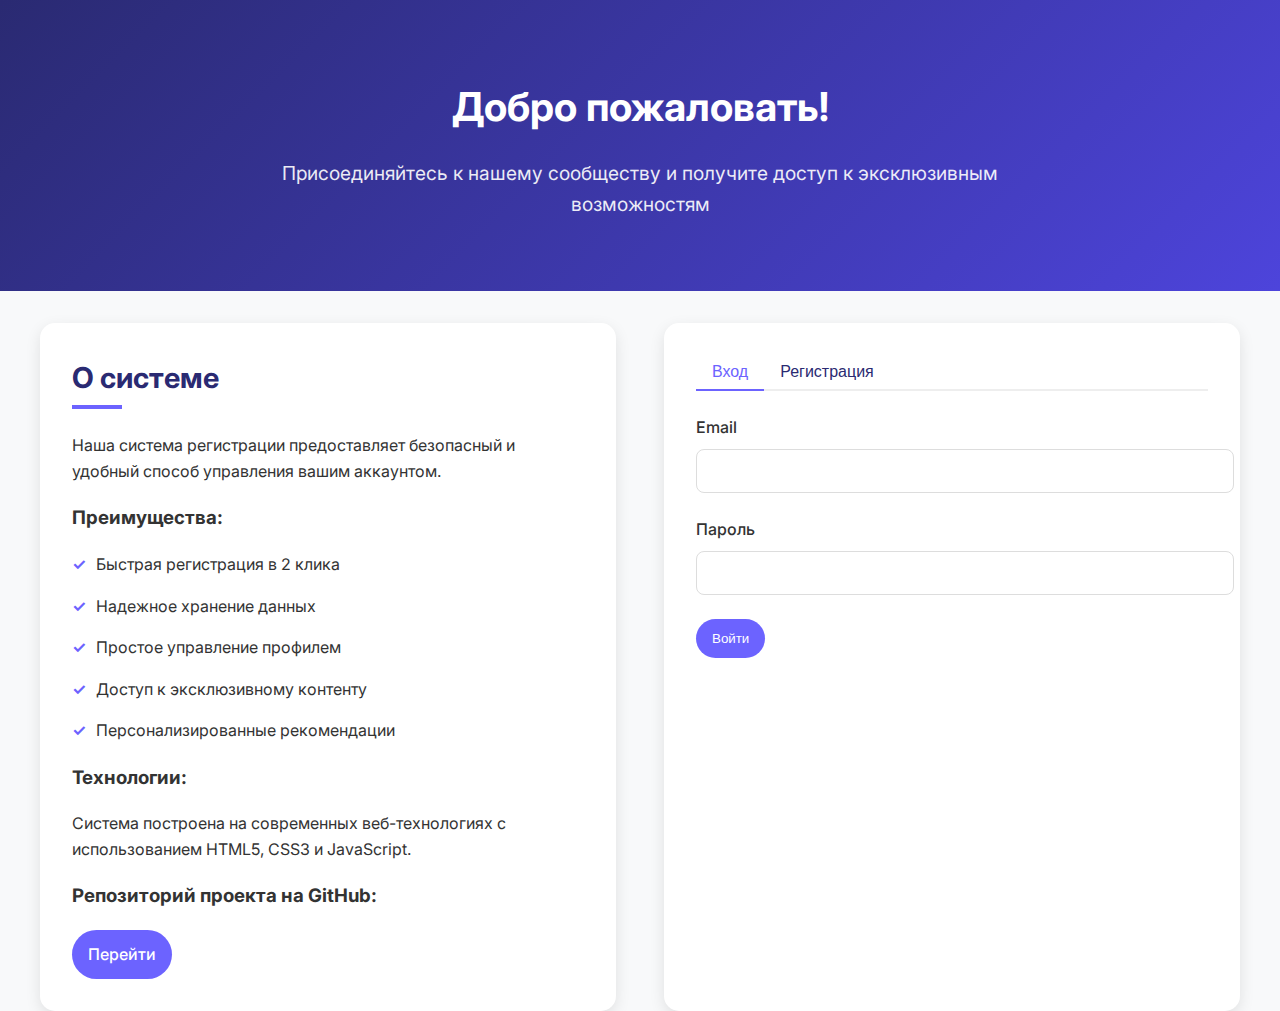
<file: index.html>
<!DOCTYPE html>
<html lang="ru">
<head>
    <meta charset="UTF-8">
    <meta name="viewport" content="width=device-width, initial-scale=1.0">
    <title>Система регистрации</title>
    <style>
        :root {
            --primary: #6C63FF;
            --secondary: #4D44DB;
            --dark: #2A2A72;
            --light: #F8F9FA;
            --accent: #FF6584;
        }
        
        body {
            font-family: 'Inter', sans-serif;
            line-height: 1.6;
            margin: 0;
            padding: 0;
            background-color: var(--light);
            color: #333;
        }
        
        /* Шапка в стиле портфолио */
        .auth-header {
            background: linear-gradient(135deg, var(--dark) 0%, var(--secondary) 100%);
            color: white;
            padding: 3rem 0;
            text-align: center;
            position: relative;
            overflow: hidden;
            margin-bottom: 2rem;
        }
        
        .header-content {
            position: relative;
            z-index: 2;
            max-width: 800px;
            margin: 0 auto;
            padding: 0 2rem;
        }
        
        .auth-header h1 {
            font-size: 2.5rem;
            margin-bottom: 1rem;
        }
        
        .auth-header p {
            font-size: 1.2rem;
            opacity: 0.9;
            margin-bottom: 1.5rem;
        }
        
        /* Основной контейнер */
        .auth-container {
            max-width: 1200px;
            margin: 0 auto;
            padding: 0 2rem;
            display: grid;
            grid-template-columns: 1fr 1fr;
            gap: 3rem;
        }
        
        /* Информационный блок */
        .info-card {
            background: white;
            border-radius: 15px;
            padding: 2rem;
            box-shadow: 0 5px 15px rgba(0, 0, 0, 0.1);
        }
        
        .info-card h2 {
            color: var(--dark);
            font-size: 1.8rem;
            margin-top: 0;
            position: relative;
            padding-bottom: 0.5rem;
        }
        
        .info-card h2::after {
            content: '';
            position: absolute;
            bottom: 0;
            left: 0;
            width: 50px;
            height: 4px;
            background: var(--primary);
        }
        
        .features-list {
            list-style: none;
            padding: 0;
        }
        
        .features-list li {
            margin-bottom: 1rem;
            padding-left: 1.5rem;
            position: relative;
        }
        
        .features-list li::before {
            content: '✓';
            position: absolute;
            left: 0;
            color: var(--primary);
            font-weight: bold;
        }
        
        /* Формы */
        .form-container {
            background: white;
            border-radius: 15px;
            padding: 2rem;
            box-shadow: 0 5px 15px rgba(0, 0, 0, 0.1);
        }
        
        .tabs {
            display: flex;
            margin-bottom: 1.5rem;
            border-bottom: 2px solid #eee;
        }
        
        .tab-btn {
            padding: 0.5rem 1rem;
            background: none;
            border: none;
            cursor: pointer;
            font-size: 1rem;
            color: var(--dark);
            position: relative;
        }
        
        .tab-btn.active {
            color: var(--primary);
        }
        
        .tab-btn.active::after {
            content: '';
            position: absolute;
            bottom: -2px;
            left: 0;
            width: 100%;
            height: 2px;
            background: var(--primary);
        }
        
        .tab-content {
            display: none;
        }
        
        .tab-content.active {
            display: block;}
        
        .form-group {
            margin-bottom: 1.5rem;
        }
        
        .form-group label {
            display: block;
            margin-bottom: 0.5rem;
            font-weight: 500;
        }
        
        .form-group input {
            width: 100%;
            padding: 0.75rem;
            border: 1px solid #ddd;
            border-radius: 8px;
            font-size: 1rem;
        }
        
        .btn {
            display: inline-block;
            background: var(--primary);
            color: white;
            padding: 0.75rem 1rem;
            border-radius: 50px;
            text-decoration: none;
            font-weight: 500;
            border: none;
            cursor: pointer;
            transition: all 0.3s ease;
        }
        
        .btn:hover {
            background: var(--secondary);
            transform: translateY(-2px);
            box-shadow: 0 5px 15px rgba(108, 99, 255, 0.3);
        }
        
        @media (max-width: 768px) {
            .auth-container {
                grid-template-columns: 1fr;
            }
        }
    </style>
    <link href="https://fonts.googleapis.com/css2?family=Inter:wght@400;500;600;700&display=swap" rel="stylesheet">
</head>
<body>
    <!-- Шапка -->
    <header class="auth-header">
        <div class="header-content">
            <h1>Добро пожаловать!</h1>
            <p>Присоединяйтесь к нашему сообществу и получите доступ к эксклюзивным возможностям</p>
        </div>
    </header>
    
    <!-- Основной контент -->
    <div class="auth-container">
        <!-- Информационный блок -->
        <div class="info-card">
            <h2>О системе</h2>
            <p>Наша система регистрации предоставляет безопасный и удобный способ управления вашим аккаунтом.</p>
            
            <h3>Преимущества:</h3>
            <ul class="features-list">
                <li>Быстрая регистрация в 2 клика</li>
                <li>Надежное хранение данных</li>
                <li>Простое управление профилем</li>
                <li>Доступ к эксклюзивному контенту</li>
                <li>Персонализированные рекомендации</li>
            </ul>
            
            <h3>Технологии:</h3>
            <p>Система построена на современных веб-технологиях с использованием HTML5, CSS3 и JavaScript.</p>

            <h3>Репозиторий проекта на GitHub:</h3>
            <a href="https://github.com/Dikoshi/Registration" class="btn">Перейти</a>
        </div>
        
        <!-- Формы -->
        <div class="form-container">
            <div class="tabs">
                <button class="tab-btn active" data-tab="login">Вход</button>
                <button class="tab-btn" data-tab="register">Регистрация</button>
            </div>
            
            <!-- Форма входа -->
            <form id="login-form" class="tab-content active">
                <div class="form-group">
                    <label for="login-email">Email</label>
                    <input type="email" id="login-email" required>
                </div>
                <div class="form-group">
                    <label for="login-password">Пароль</label>
                    <input type="password" id="login-password" required>
                </div>
                <button type="submit" class="btn">Войти</button>
            </form>
            
            <!-- Форма регистрации -->
            <form id="register-form" class="tab-content">
                <div class="form-group">
                    <label for="reg-username">Имя пользователя</label>
                    <input type="text" id="reg-username" required>
                </div>
                <div class="form-group">
                    <label for="reg-email">Email</label>
                    <input type="email" id="reg-email" required>
                </div>
                <div class="form-group">
                    <label for="reg-password">Пароль</label>
                    <input type="password" id="reg-password" required>
                </div>
                <button type="submit" class="btn">Зарегистрироваться</button>
            </form>
        </div>
    </div>
  <script src="js/auth.js"></script>
    <script>
        // Переключение между вкладками
        document.querySelectorAll('.tab-btn').forEach(btn => {
            btn.addEventListener('click', () => {
                document.querySelectorAll('.tab-btn, .tab-content').forEach(el => {
                    el.classList.remove('active');
                });
                btn.classList.add('active');
                document.getElementById(btn.dataset.tab + '-form').classList.add('active');
            });
        });
    </script>
</body>
</html>
</file>
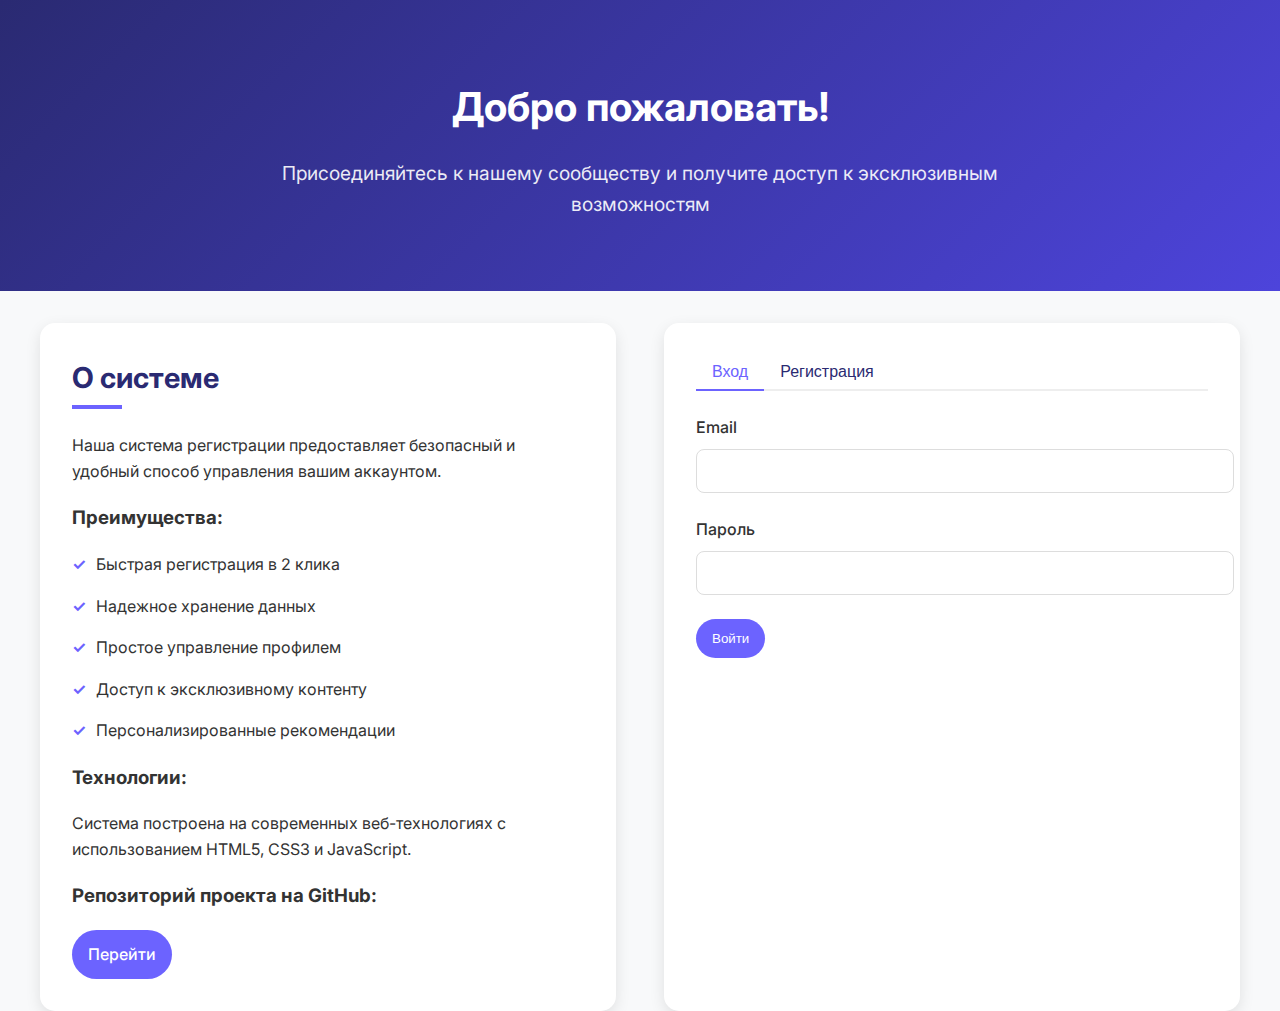
<file: dashboard.html>
<!DOCTYPE html>
<html lang="ru">
<head>
    <meta charset="UTF-8">
    <meta name="viewport" content="width=device-width, initial-scale=1.0">
    <title>Личный кабинет</title>
    <style>
        :root {
            --primary: #6c63ff;
            --secondary: #4d44db;
            --dark: #2a2a72;
            --light: #f8f9fa;
            --accent: #ff6584;
        }
        body {
            font-family: Arial, sans-serif;
            background-color: var(--light);
            margin: 0;
            padding: 0;
            display: flex;
            justify-content: center;
            align-items: center;
            min-height: 100vh;
        }
        .dashboard-container {
            background: white;
            padding: 2rem;
            border-radius: 10px;
            box-shadow: 0 4px 6px rgba(0, 0, 0, 0.1);
            width: 100%;
            max-width: 500px;
            text-align: center;
        }
        .user-info {
            margin: 1.5rem 0;
            padding: 1rem;
            background: rgba(108, 99, 255, 0.1);
            border-radius: 5px;
        }
        .btn {
            background-color: var(--primary);
            color: white;
            border: none;
            padding: 0.75rem 1.5rem;
            border-radius: 5px;
            cursor: pointer;
            text-decoration: none;
            display: inline-block;
            margin-top: 1rem;
        }
        .btn:hover {
            background-color: var(--secondary);
        }
    </style>
</head>
<body>
    <div class="dashboard-container">
        <h1>Личный кабинет</h1>
        
        <div class="user-info">
            <!-- Здесь будет отображаться email -->
            <p id="user-email">Загрузка данных...</p>
        </div>

        <a href="index.html" class="btn">Выйти</a>
    </div>

    <script>
        // Получаем данные пользователя из localStorage
        const userData = localStorage.getItem('currentUser');
        
        if (!userData) {
            // Если пользователь не авторизован, перенаправляем на страницу входа
            window.location.href = 'index.html';
        } else {
            // Парсим данные и отображаем email
            const user = JSON.parse(userData);
            document.getElementById('user-email').textContent = `Ваш email: ${user.email}`;
        }

        // Обработчик выхода
        document.querySelector('.btn').addEventListener('click', () => {
            localStorage.removeItem('currentUser');
        });
    </script>
</body>
</html>
</file>
